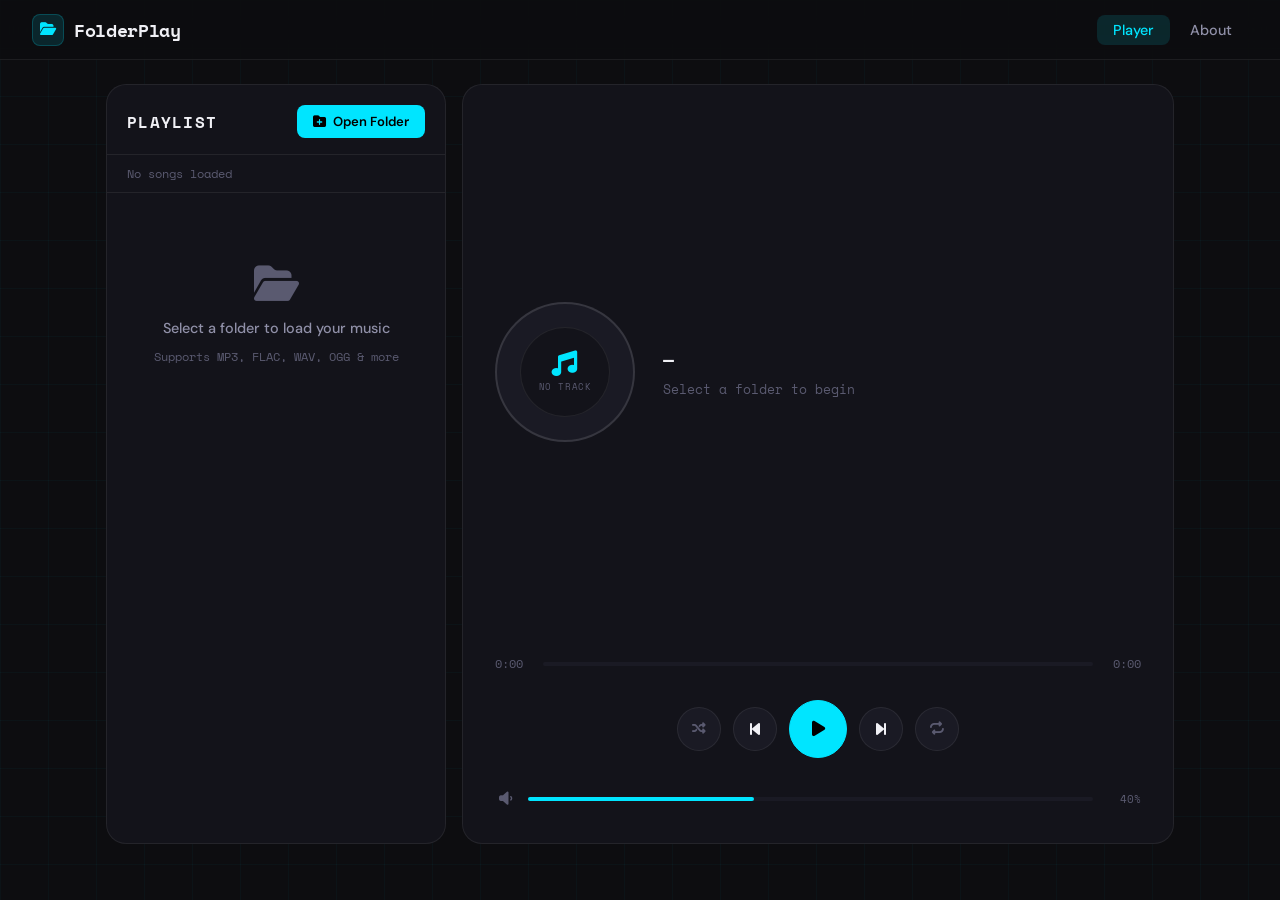
<file: index.html>
<!DOCTYPE html>
<html lang="en">
<head>
  <meta charset="UTF-8">
  <meta name="viewport" content="width=device-width, initial-scale=1.0">
  <title>FolderPlay — Local Music Player</title>
  <link rel="stylesheet" href="./assets/css/style.css">
  <link rel="preconnect" href="https://fonts.googleapis.com">
  <link rel="preconnect" href="https://fonts.gstatic.com" crossorigin>
  <link href="https://fonts.googleapis.com/css2?family=Space+Mono:ital,wght@0,400;0,700;1,400&family=DM+Sans:wght@300;400;500;600&display=swap" rel="stylesheet">
  <link rel="stylesheet" href="https://cdnjs.cloudflare.com/ajax/libs/font-awesome/6.5.1/css/all.min.css">
</head>
<body>

  <!-- Background grid texture -->
  <div class="bg-grid" aria-hidden="true"></div>

  <!-- Nav -->
  <nav>
    <a href="./index.html" class="nav-logo">
      <span class="logo-icon"><i class="fa-solid fa-folder-open"></i></span>
      FolderPlay
    </a>
    <div class="nav-links">
      <a href="./index.html" class="nav-link active">Player</a>
      <a href="./about.html" class="nav-link">About</a>
    </div>
  </nav>

  <!-- Main Layout -->
  <main class="app-container">

    <!-- Left: Playlist -->
    <aside class="panel playlist-panel">
      <div class="panel-header">
        <h2 class="panel-title">Playlist</h2>
        <button class="btn-primary" id="selectFolderBtn">
          <i class="fa-solid fa-folder-plus"></i>
          Open Folder
        </button>
        <input type="file" id="folderInput" webkitdirectory multiple hidden accept="audio/*">
      </div>

      <div class="song-count-bar" id="songCountBar">
        <span id="songCountText">No songs loaded</span>
      </div>

      <div class="song-list" id="songMenu">
        <div class="empty-state">
          <i class="fa-solid fa-folder-open empty-icon"></i>
          <p>Select a folder to load your music</p>
          <span>Supports MP3, FLAC, WAV, OGG & more</span>
        </div>
      </div>
    </aside>

    <!-- Right: Player -->
    <section class="panel player-panel">

      <!-- Album Art / Visualizer Area -->
      <div class="artwork-area">
        <div class="artwork-ring" id="artworkRing">
          <div class="artwork-inner">
            <i class="fa-solid fa-music artwork-icon" id="artworkIcon"></i>
            <span class="artwork-label" id="artworkLabel">No track</span>
          </div>
        </div>
        <div class="track-info">
          <h1 class="track-title" id="trackTitle">—</h1>
          <p class="track-sub" id="trackSub">Select a folder to begin</p>
        </div>
      </div>

      <!-- Progress Bar -->
      <div class="progress-section">
        <span class="time-label" id="currentTime">0:00</span>
        <div class="progress-track" id="progressTrack">
          <div class="progress-fill" id="progressFill"></div>
          <div class="progress-thumb" id="progressThumb"></div>
        </div>
        <span class="time-label" id="duration">0:00</span>
      </div>

      <!-- Controls -->
      <div class="controls-row">
        <button class="ctrl-btn secondary" id="shuffleBtn" title="Shuffle" aria-label="Shuffle">
          <i class="fa-solid fa-shuffle"></i>
        </button>
        <button class="ctrl-btn" id="prevBtn" title="Previous" aria-label="Previous track">
          <i class="fa-solid fa-backward-step"></i>
        </button>
        <button class="ctrl-btn play-btn" id="playBtn" title="Play / Pause" aria-label="Play or pause">
          <i class="fa-solid fa-play" id="playIcon"></i>
        </button>
        <button class="ctrl-btn" id="nextBtn" title="Next" aria-label="Next track">
          <i class="fa-solid fa-forward-step"></i>
        </button>
        <button class="ctrl-btn secondary" id="repeatBtn" title="Repeat" aria-label="Toggle repeat">
          <i class="fa-solid fa-repeat"></i>
        </button>
      </div>

      <!-- Volume -->
      <div class="volume-row">
        <button class="vol-icon-btn" id="muteBtn" aria-label="Mute/Unmute">
          <i class="fa-solid fa-volume-high" id="volIcon"></i>
        </button>
        <div class="volume-track" id="volumeTrack">
          <div class="volume-fill" id="volumeFill"></div>
          <div class="volume-thumb" id="volumeThumb"></div>
        </div>
        <span class="vol-pct" id="volPct">40%</span>
      </div>

    </section>
  </main>

  <script src="./assets/js/script.js"></script>
</body>
</html>
</file>
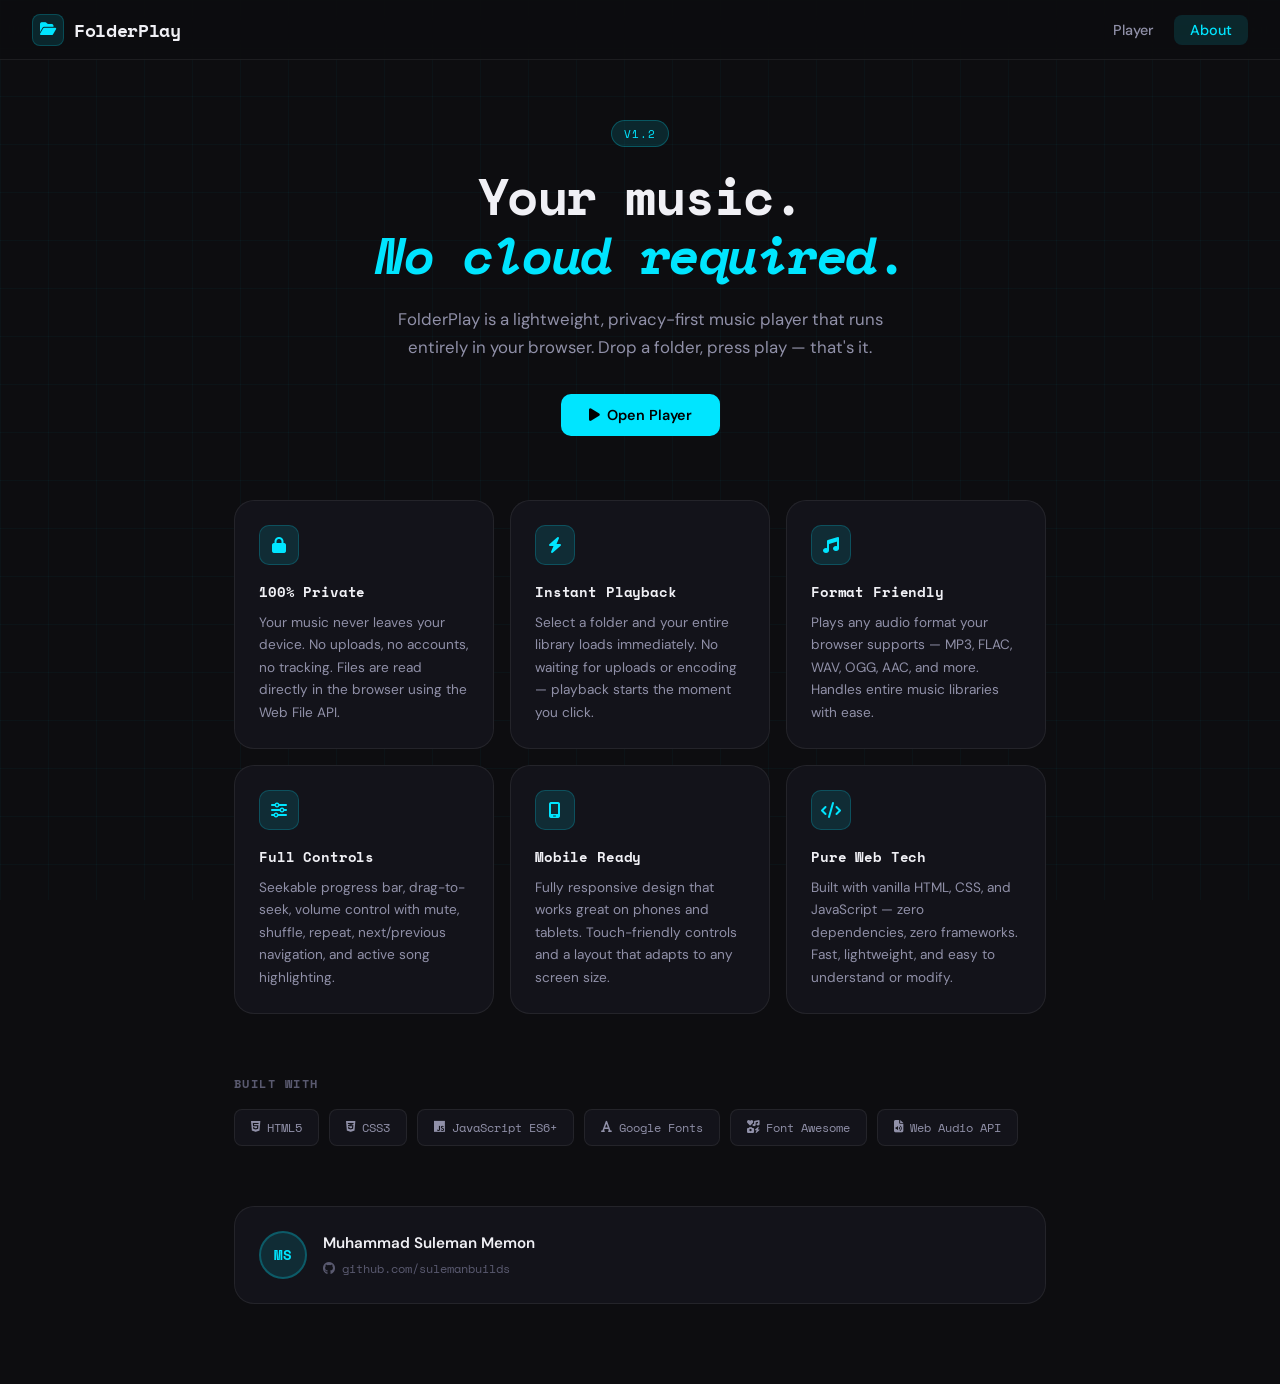
<file: about.html>
<!DOCTYPE html>
<html lang="en">
<head>
  <meta charset="UTF-8">
  <meta name="viewport" content="width=device-width, initial-scale=1.0">
  <title>About — FolderPlay</title>
  <link rel="stylesheet" href="./assets/css/style.css">
  <link rel="preconnect" href="https://fonts.googleapis.com">
  <link rel="preconnect" href="https://fonts.gstatic.com" crossorigin>
  <link href="https://fonts.googleapis.com/css2?family=Space+Mono:ital,wght@0,400;0,700;1,400&family=DM+Sans:wght@300;400;500;600&display=swap" rel="stylesheet">
  <link rel="stylesheet" href="https://cdnjs.cloudflare.com/ajax/libs/font-awesome/6.5.1/css/all.min.css">
</head>
<body>

  <div class="bg-grid" aria-hidden="true"></div>

  <nav>
    <a href="./index.html" class="nav-logo">
      <span class="logo-icon"><i class="fa-solid fa-folder-open"></i></span>
      FolderPlay
    </a>
    <div class="nav-links">
      <a href="./index.html" class="nav-link">Player</a>
      <a href="./about.html" class="nav-link active">About</a>
    </div>
  </nav>

  <main class="about-container">

    <div class="about-hero">
      <div class="about-badge">v1.2</div>
      <h1 class="about-title">Your music.<br><em>No cloud required.</em></h1>
      <p class="about-desc">FolderPlay is a lightweight, privacy-first music player that runs entirely in your browser. Drop a folder, press play — that's it.</p>
      <a href="./index.html" class="btn-primary about-cta">
        <i class="fa-solid fa-play"></i>
        Open Player
      </a>
    </div>

    <div class="about-grid">

      <div class="about-card">
        <div class="about-card-icon"><i class="fa-solid fa-lock"></i></div>
        <h3>100% Private</h3>
        <p>Your music never leaves your device. No uploads, no accounts, no tracking. Files are read directly in the browser using the Web File API.</p>
      </div>

      <div class="about-card">
        <div class="about-card-icon"><i class="fa-solid fa-bolt"></i></div>
        <h3>Instant Playback</h3>
        <p>Select a folder and your entire library loads immediately. No waiting for uploads or encoding — playback starts the moment you click.</p>
      </div>

      <div class="about-card">
        <div class="about-card-icon"><i class="fa-solid fa-music"></i></div>
        <h3>Format Friendly</h3>
        <p>Plays any audio format your browser supports — MP3, FLAC, WAV, OGG, AAC, and more. Handles entire music libraries with ease.</p>
      </div>

      <div class="about-card">
        <div class="about-card-icon"><i class="fa-solid fa-sliders"></i></div>
        <h3>Full Controls</h3>
        <p>Seekable progress bar, drag-to-seek, volume control with mute, shuffle, repeat, next/previous navigation, and active song highlighting.</p>
      </div>

      <div class="about-card">
        <div class="about-card-icon"><i class="fa-solid fa-mobile-screen"></i></div>
        <h3>Mobile Ready</h3>
        <p>Fully responsive design that works great on phones and tablets. Touch-friendly controls and a layout that adapts to any screen size.</p>
      </div>

      <div class="about-card">
        <div class="about-card-icon"><i class="fa-solid fa-code"></i></div>
        <h3>Pure Web Tech</h3>
        <p>Built with vanilla HTML, CSS, and JavaScript — zero dependencies, zero frameworks. Fast, lightweight, and easy to understand or modify.</p>
      </div>

    </div>

    <div class="about-tech">
      <h2 class="about-section-title">Built with</h2>
      <div class="tech-pills">
        <span class="tech-pill"><i class="fa-brands fa-html5"></i> HTML5</span>
        <span class="tech-pill"><i class="fa-brands fa-css3-alt"></i> CSS3</span>
        <span class="tech-pill"><i class="fa-brands fa-js"></i> JavaScript ES6+</span>
        <span class="tech-pill"><i class="fa-solid fa-font"></i> Google Fonts</span>
        <span class="tech-pill"><i class="fa-solid fa-icons"></i> Font Awesome</span>
        <span class="tech-pill"><i class="fa-solid fa-file-audio"></i> Web Audio API</span>
      </div>
    </div>

    <div class="about-author">
      <div class="author-avatar">MS</div>
      <div>
        <p class="author-name">Muhammad Suleman Memon</p>
        <a href="https://github.com/sulemanbuilds" class="author-link" target="_blank" rel="noopener">
          <i class="fa-brands fa-github"></i> github.com/sulemanbuilds
        </a>
      </div>
    </div>

  </main>

  <script src="./assets/js/script.js"></script>
</body>
</html>
</file>
<file: assets/css/style.css>
/* ===========================
   FolderPlay — style.css
   =========================== */

:root {
  --bg:        #0d0d10;
  --bg2:       #13131a;
  --bg3:       #1a1a24;
  --border:    rgba(255,255,255,0.07);
  --border2:   rgba(255,255,255,0.12);
  --accent:    #00e5ff;
  --accent2:   #00b8cc;
  --accent-dim:rgba(0,229,255,0.12);
  --text:      #f0f0f5;
  --text2:     #9090a8;
  --text3:     #5a5a70;
  --font-mono: 'Space Mono', monospace;
  --font-sans: 'DM Sans', sans-serif;
  --radius:    12px;
  --radius-lg: 20px;
  --transition: 0.2s cubic-bezier(0.4,0,0.2,1);
}

*, *::before, *::after { box-sizing: border-box; margin: 0; padding: 0; }

html { font-size: 16px; scroll-behavior: smooth; }

body {
  background: var(--bg);
  color: var(--text);
  font-family: var(--font-sans);
  min-height: 100vh;
  overflow-x: hidden;
}

/* Background grid */
.bg-grid {
  position: fixed;
  inset: 0;
  background-image:
    linear-gradient(rgba(0,229,255,0.03) 1px, transparent 1px),
    linear-gradient(90deg, rgba(0,229,255,0.03) 1px, transparent 1px);
  background-size: 48px 48px;
  pointer-events: none;
  z-index: 0;
}

/* ======= NAV ======= */
nav {
  position: sticky;
  top: 0;
  z-index: 100;
  display: flex;
  align-items: center;
  justify-content: space-between;
  padding: 0 2rem;
  height: 60px;
  background: rgba(13,13,16,0.85);
  backdrop-filter: blur(16px);
  border-bottom: 1px solid var(--border);
}

.nav-logo {
  display: flex;
  align-items: center;
  gap: 10px;
  font-family: var(--font-mono);
  font-size: 1.1rem;
  font-weight: 700;
  color: var(--text);
  text-decoration: none;
  letter-spacing: -0.02em;
  transition: color var(--transition);
}
.nav-logo:hover { color: var(--accent); }

.logo-icon {
  width: 32px;
  height: 32px;
  border-radius: 8px;
  background: var(--accent-dim);
  border: 1px solid rgba(0,229,255,0.2);
  display: flex;
  align-items: center;
  justify-content: center;
  font-size: 0.9rem;
  color: var(--accent);
}

.nav-links {
  display: flex;
  gap: 4px;
}

.nav-link {
  padding: 6px 16px;
  border-radius: 8px;
  font-size: 0.9rem;
  font-weight: 500;
  color: var(--text2);
  text-decoration: none;
  transition: all var(--transition);
}
.nav-link:hover {
  color: var(--text);
  background: rgba(255,255,255,0.05);
}
.nav-link.active {
  color: var(--accent);
  background: var(--accent-dim);
}

/* ======= MAIN LAYOUT ======= */
.app-container {
  position: relative;
  z-index: 1;
  display: grid;
  grid-template-columns: 340px 1fr;
  gap: 16px;
  max-width: 1100px;
  margin: 24px auto;
  padding: 0 16px 32px;
  min-height: calc(100vh - 60px - 48px);
}

.panel {
  background: var(--bg2);
  border: 1px solid var(--border);
  border-radius: var(--radius-lg);
  overflow: hidden;
}

/* ======= PLAYLIST PANEL ======= */
.playlist-panel {
  display: flex;
  flex-direction: column;
  max-height: calc(100vh - 120px);
}

.panel-header {
  display: flex;
  align-items: center;
  justify-content: space-between;
  padding: 20px 20px 16px;
  border-bottom: 1px solid var(--border);
  flex-shrink: 0;
}

.panel-title {
  font-family: var(--font-mono);
  font-size: 1rem;
  font-weight: 700;
  letter-spacing: 0.08em;
  text-transform: uppercase;
  color: var(--text);
}

.btn-primary {
  display: inline-flex;
  align-items: center;
  gap: 7px;
  padding: 8px 16px;
  background: var(--accent);
  color: #000;
  border: none;
  border-radius: 8px;
  font-family: var(--font-sans);
  font-size: 0.82rem;
  font-weight: 600;
  cursor: pointer;
  transition: all var(--transition);
  white-space: nowrap;
  text-decoration: none;
}
.btn-primary:hover {
  background: var(--accent2);
  transform: translateY(-1px);
}
.btn-primary:active { transform: scale(0.97); }

.song-count-bar {
  padding: 10px 20px;
  font-size: 0.75rem;
  font-family: var(--font-mono);
  color: var(--text3);
  border-bottom: 1px solid var(--border);
  flex-shrink: 0;
}

/* Song List */
.song-list {
  flex: 1;
  overflow-y: auto;
  overflow-x: hidden;
  padding: 10px 10px;
}

.song-list::-webkit-scrollbar { width: 4px; }
.song-list::-webkit-scrollbar-track { background: transparent; }
.song-list::-webkit-scrollbar-thumb {
  background: var(--border2);
  border-radius: 4px;
}

/* Empty state */
.empty-state {
  display: flex;
  flex-direction: column;
  align-items: center;
  justify-content: center;
  gap: 10px;
  padding: 60px 20px;
  text-align: center;
  color: var(--text3);
}
.empty-icon {
  font-size: 2.5rem;
  color: var(--text3);
  margin-bottom: 6px;
}
.empty-state p {
  font-size: 0.9rem;
  color: var(--text2);
  font-weight: 500;
}
.empty-state span {
  font-size: 0.78rem;
  color: var(--text3);
  font-family: var(--font-mono);
}

/* Song Item */
.song-item {
  display: flex;
  align-items: center;
  gap: 12px;
  padding: 10px 12px;
  border-radius: 10px;
  cursor: pointer;
  transition: background var(--transition);
  list-style: none;
}
.song-item:hover { background: rgba(255,255,255,0.04); }
.song-item.active {
  background: var(--accent-dim);
  border: 1px solid rgba(0,229,255,0.15);
}

.song-num {
  font-family: var(--font-mono);
  font-size: 0.7rem;
  color: var(--text3);
  width: 22px;
  text-align: right;
  flex-shrink: 0;
}
.song-item.active .song-num { color: var(--accent); }

.song-thumb {
  width: 38px;
  height: 38px;
  border-radius: 8px;
  background: var(--bg3);
  border: 1px solid var(--border);
  display: flex;
  align-items: center;
  justify-content: center;
  flex-shrink: 0;
  font-size: 0.9rem;
  color: var(--text3);
  overflow: hidden;
}
.song-item.active .song-thumb {
  background: var(--accent-dim);
  border-color: rgba(0,229,255,0.25);
  color: var(--accent);
}

.song-info {
  flex: 1;
  min-width: 0;
}
.song-name {
  font-size: 0.85rem;
  font-weight: 500;
  color: var(--text);
  white-space: nowrap;
  overflow: hidden;
  text-overflow: ellipsis;
}
.song-item.active .song-name { color: var(--accent); }
.song-sub {
  font-size: 0.7rem;
  color: var(--text3);
  margin-top: 2px;
  font-family: var(--font-mono);
}

.song-play-icon {
  width: 26px;
  height: 26px;
  border-radius: 50%;
  background: var(--bg3);
  border: 1px solid var(--border);
  display: flex;
  align-items: center;
  justify-content: center;
  font-size: 0.65rem;
  color: var(--text3);
  flex-shrink: 0;
  transition: all var(--transition);
}
.song-item:hover .song-play-icon,
.song-item.active .song-play-icon {
  background: var(--accent);
  border-color: var(--accent);
  color: #000;
}

/* ======= PLAYER PANEL ======= */
.player-panel {
  display: flex;
  flex-direction: column;
  padding: 32px;
  gap: 28px;
}

/* Artwork area */
.artwork-area {
  display: flex;
  align-items: center;
  gap: 28px;
  flex: 1;
}

.artwork-ring {
  width: 140px;
  height: 140px;
  border-radius: 50%;
  border: 2px solid var(--border2);
  background: var(--bg3);
  display: flex;
  align-items: center;
  justify-content: center;
  flex-shrink: 0;
  position: relative;
  transition: border-color var(--transition);
}
.artwork-ring.playing {
  border-color: var(--accent);
  animation: spin 12s linear infinite;
  box-shadow: 0 0 30px rgba(0,229,255,0.12);
}
@keyframes spin { to { transform: rotate(360deg); } }

.artwork-inner {
  width: 90px;
  height: 90px;
  border-radius: 50%;
  background: var(--bg2);
  border: 1px solid var(--border);
  display: flex;
  flex-direction: column;
  align-items: center;
  justify-content: center;
  gap: 4px;
  animation: reverse-spin 12s linear infinite;
  animation-play-state: paused;
}
.artwork-ring.playing .artwork-inner {
  animation-play-state: running;
}
@keyframes reverse-spin { to { transform: rotate(-360deg); } }

.artwork-icon {
  font-size: 1.6rem;
  color: var(--accent);
}
.artwork-label {
  font-family: var(--font-mono);
  font-size: 0.55rem;
  color: var(--text3);
  letter-spacing: 0.06em;
  text-transform: uppercase;
}

.track-info { flex: 1; min-width: 0; }
.track-title {
  font-family: var(--font-mono);
  font-size: 1.15rem;
  font-weight: 700;
  color: var(--text);
  white-space: nowrap;
  overflow: hidden;
  text-overflow: ellipsis;
  letter-spacing: -0.02em;
}
.track-sub {
  font-size: 0.82rem;
  color: var(--text3);
  margin-top: 6px;
  font-family: var(--font-mono);
}

/* Progress */
.progress-section {
  display: flex;
  align-items: center;
  gap: 12px;
}
.time-label {
  font-family: var(--font-mono);
  font-size: 0.72rem;
  color: var(--text3);
  width: 36px;
  flex-shrink: 0;
}
#duration { text-align: right; }

.progress-track {
  flex: 1;
  height: 4px;
  background: var(--bg3);
  border-radius: 4px;
  position: relative;
  cursor: pointer;
}
.progress-track:hover .progress-thumb { opacity: 1; transform: translateX(-50%) scale(1); }

.progress-fill {
  position: absolute;
  left: 0; top: 0; height: 100%;
  width: 0%;
  background: var(--accent);
  border-radius: 4px;
  pointer-events: none;
  transition: width 0.1s linear;
}
.progress-thumb {
  position: absolute;
  top: 50%;
  left: 0%;
  transform: translateX(-50%) translateY(-50%) scale(0.7);
  width: 14px;
  height: 14px;
  border-radius: 50%;
  background: var(--accent);
  box-shadow: 0 0 8px rgba(0,229,255,0.5);
  cursor: grab;
  opacity: 0;
  transition: opacity var(--transition), transform var(--transition);
  pointer-events: all;
}
.progress-thumb:active { cursor: grabbing; }

/* Controls */
.controls-row {
  display: flex;
  align-items: center;
  justify-content: center;
  gap: 12px;
}

.ctrl-btn {
  display: flex;
  align-items: center;
  justify-content: center;
  background: var(--bg3);
  border: 1px solid var(--border);
  border-radius: 50%;
  color: var(--text);
  cursor: pointer;
  transition: all var(--transition);
  width: 44px;
  height: 44px;
  font-size: 1rem;
}
.ctrl-btn:hover {
  background: rgba(255,255,255,0.06);
  border-color: var(--border2);
  color: var(--accent);
}
.ctrl-btn.secondary {
  color: var(--text3);
  font-size: 0.85rem;
}
.ctrl-btn.secondary:hover { color: var(--accent); }
.ctrl-btn.secondary.on {
  color: var(--accent);
  background: var(--accent-dim);
  border-color: rgba(0,229,255,0.2);
}

.play-btn {
  width: 58px;
  height: 58px;
  font-size: 1.1rem;
  background: var(--accent);
  border-color: var(--accent);
  color: #000;
}
.play-btn:hover {
  background: var(--accent2);
  border-color: var(--accent2);
  color: #000;
  transform: scale(1.05);
}
.play-btn:active { transform: scale(0.97); }

/* Volume */
.volume-row {
  display: flex;
  align-items: center;
  gap: 12px;
}

.vol-icon-btn {
  background: none;
  border: none;
  color: var(--text3);
  cursor: pointer;
  font-size: 0.95rem;
  padding: 4px;
  transition: color var(--transition);
  flex-shrink: 0;
}
.vol-icon-btn:hover { color: var(--accent); }

.volume-track {
  flex: 1;
  height: 4px;
  background: var(--bg3);
  border-radius: 4px;
  position: relative;
  cursor: pointer;
}
.volume-track:hover .volume-thumb { opacity: 1; transform: translateX(-50%) scale(1); }

.volume-fill {
  position: absolute;
  left: 0; top: 0; height: 100%;
  width: 40%;
  background: var(--accent);
  border-radius: 4px;
  pointer-events: none;
}
.volume-thumb {
  position: absolute;
  top: 50%;
  left: 40%;
  transform: translateX(-50%) translateY(-50%) scale(0.7);
  width: 12px;
  height: 12px;
  border-radius: 50%;
  background: var(--accent);
  cursor: grab;
  opacity: 0;
  transition: opacity var(--transition), transform var(--transition);
}
.volume-thumb:active { cursor: grabbing; }

.vol-pct {
  font-family: var(--font-mono);
  font-size: 0.7rem;
  color: var(--text3);
  width: 36px;
  text-align: right;
  flex-shrink: 0;
}

/* ======= ABOUT PAGE ======= */
.about-container {
  position: relative;
  z-index: 1;
  max-width: 860px;
  margin: 0 auto;
  padding: 60px 24px 80px;
}

.about-hero {
  text-align: center;
  margin-bottom: 64px;
}
.about-badge {
  display: inline-block;
  padding: 4px 12px;
  background: var(--accent-dim);
  border: 1px solid rgba(0,229,255,0.25);
  border-radius: 20px;
  font-family: var(--font-mono);
  font-size: 0.7rem;
  color: var(--accent);
  letter-spacing: 0.1em;
  text-transform: uppercase;
  margin-bottom: 20px;
}
.about-title {
  font-family: var(--font-mono);
  font-size: clamp(2rem, 5vw, 3.2rem);
  font-weight: 700;
  line-height: 1.15;
  letter-spacing: -0.03em;
  margin-bottom: 20px;
  color: var(--text);
}
.about-title em {
  font-style: italic;
  color: var(--accent);
}
.about-desc {
  font-size: 1.05rem;
  color: var(--text2);
  line-height: 1.7;
  max-width: 520px;
  margin: 0 auto 32px;
}
.about-cta {
  font-size: 0.9rem;
  padding: 12px 28px;
  border-radius: 10px;
}

/* About Cards Grid */
.about-grid {
  display: grid;
  grid-template-columns: repeat(auto-fit, minmax(240px, 1fr));
  gap: 16px;
  margin-bottom: 60px;
}
.about-card {
  background: var(--bg2);
  border: 1px solid var(--border);
  border-radius: var(--radius-lg);
  padding: 24px;
  transition: border-color var(--transition), transform var(--transition);
}
.about-card:hover {
  border-color: var(--border2);
  transform: translateY(-2px);
}
.about-card-icon {
  width: 40px;
  height: 40px;
  border-radius: 10px;
  background: var(--accent-dim);
  border: 1px solid rgba(0,229,255,0.2);
  display: flex;
  align-items: center;
  justify-content: center;
  font-size: 1rem;
  color: var(--accent);
  margin-bottom: 16px;
}
.about-card h3 {
  font-family: var(--font-mono);
  font-size: 0.9rem;
  font-weight: 700;
  color: var(--text);
  margin-bottom: 10px;
  letter-spacing: -0.01em;
}
.about-card p {
  font-size: 0.85rem;
  color: var(--text2);
  line-height: 1.65;
}

/* Tech */
.about-section-title {
  font-family: var(--font-mono);
  font-size: 0.78rem;
  color: var(--text3);
  letter-spacing: 0.12em;
  text-transform: uppercase;
  margin-bottom: 16px;
}
.about-tech { margin-bottom: 60px; }
.tech-pills {
  display: flex;
  flex-wrap: wrap;
  gap: 10px;
}
.tech-pill {
  display: inline-flex;
  align-items: center;
  gap: 7px;
  padding: 8px 16px;
  background: var(--bg2);
  border: 1px solid var(--border);
  border-radius: 8px;
  font-family: var(--font-mono);
  font-size: 0.78rem;
  color: var(--text2);
  transition: all var(--transition);
}
.tech-pill:hover {
  border-color: var(--border2);
  color: var(--text);
}

/* Author */
.about-author {
  display: flex;
  align-items: center;
  gap: 16px;
  padding: 24px;
  background: var(--bg2);
  border: 1px solid var(--border);
  border-radius: var(--radius-lg);
}
.author-avatar {
  width: 48px;
  height: 48px;
  border-radius: 50%;
  background: var(--accent-dim);
  border: 2px solid rgba(0,229,255,0.25);
  display: flex;
  align-items: center;
  justify-content: center;
  font-family: var(--font-mono);
  font-size: 0.85rem;
  font-weight: 700;
  color: var(--accent);
  flex-shrink: 0;
}
.author-name {
  font-weight: 600;
  font-size: 0.95rem;
  margin-bottom: 4px;
}
.author-link {
  font-family: var(--font-mono);
  font-size: 0.78rem;
  color: var(--text3);
  text-decoration: none;
  transition: color var(--transition);
}
.author-link:hover { color: var(--accent); }

/* ======= RESPONSIVE ======= */
@media (max-width: 768px) {
  .app-container {
    grid-template-columns: 1fr;
    margin: 12px auto;
    gap: 12px;
  }

  .playlist-panel {
    max-height: 400px;
  }

  .player-panel {
    padding: 24px 20px;
    gap: 22px;
  }

  .artwork-area {
    flex-direction: column;
    align-items: flex-start;
    gap: 16px;
  }

  .artwork-ring {
    width: 100px;
    height: 100px;
    align-self: center;
  }
  .artwork-inner {
    width: 64px;
    height: 64px;
  }
  .artwork-icon { font-size: 1.2rem; }

  .track-info { text-align: center; width: 100%; }
  .track-title { font-size: 1rem; }

  .controls-row { gap: 8px; }
  .ctrl-btn { width: 40px; height: 40px; font-size: 0.9rem; }
  .play-btn { width: 52px; height: 52px; }

  nav { padding: 0 16px; }

  .about-container { padding: 40px 16px 60px; }
  .about-hero { margin-bottom: 40px; }
}

@media (max-width: 400px) {
  .panel-header { flex-wrap: wrap; gap: 10px; }
  .panel-title { font-size: 0.85rem; }
}
</file>
